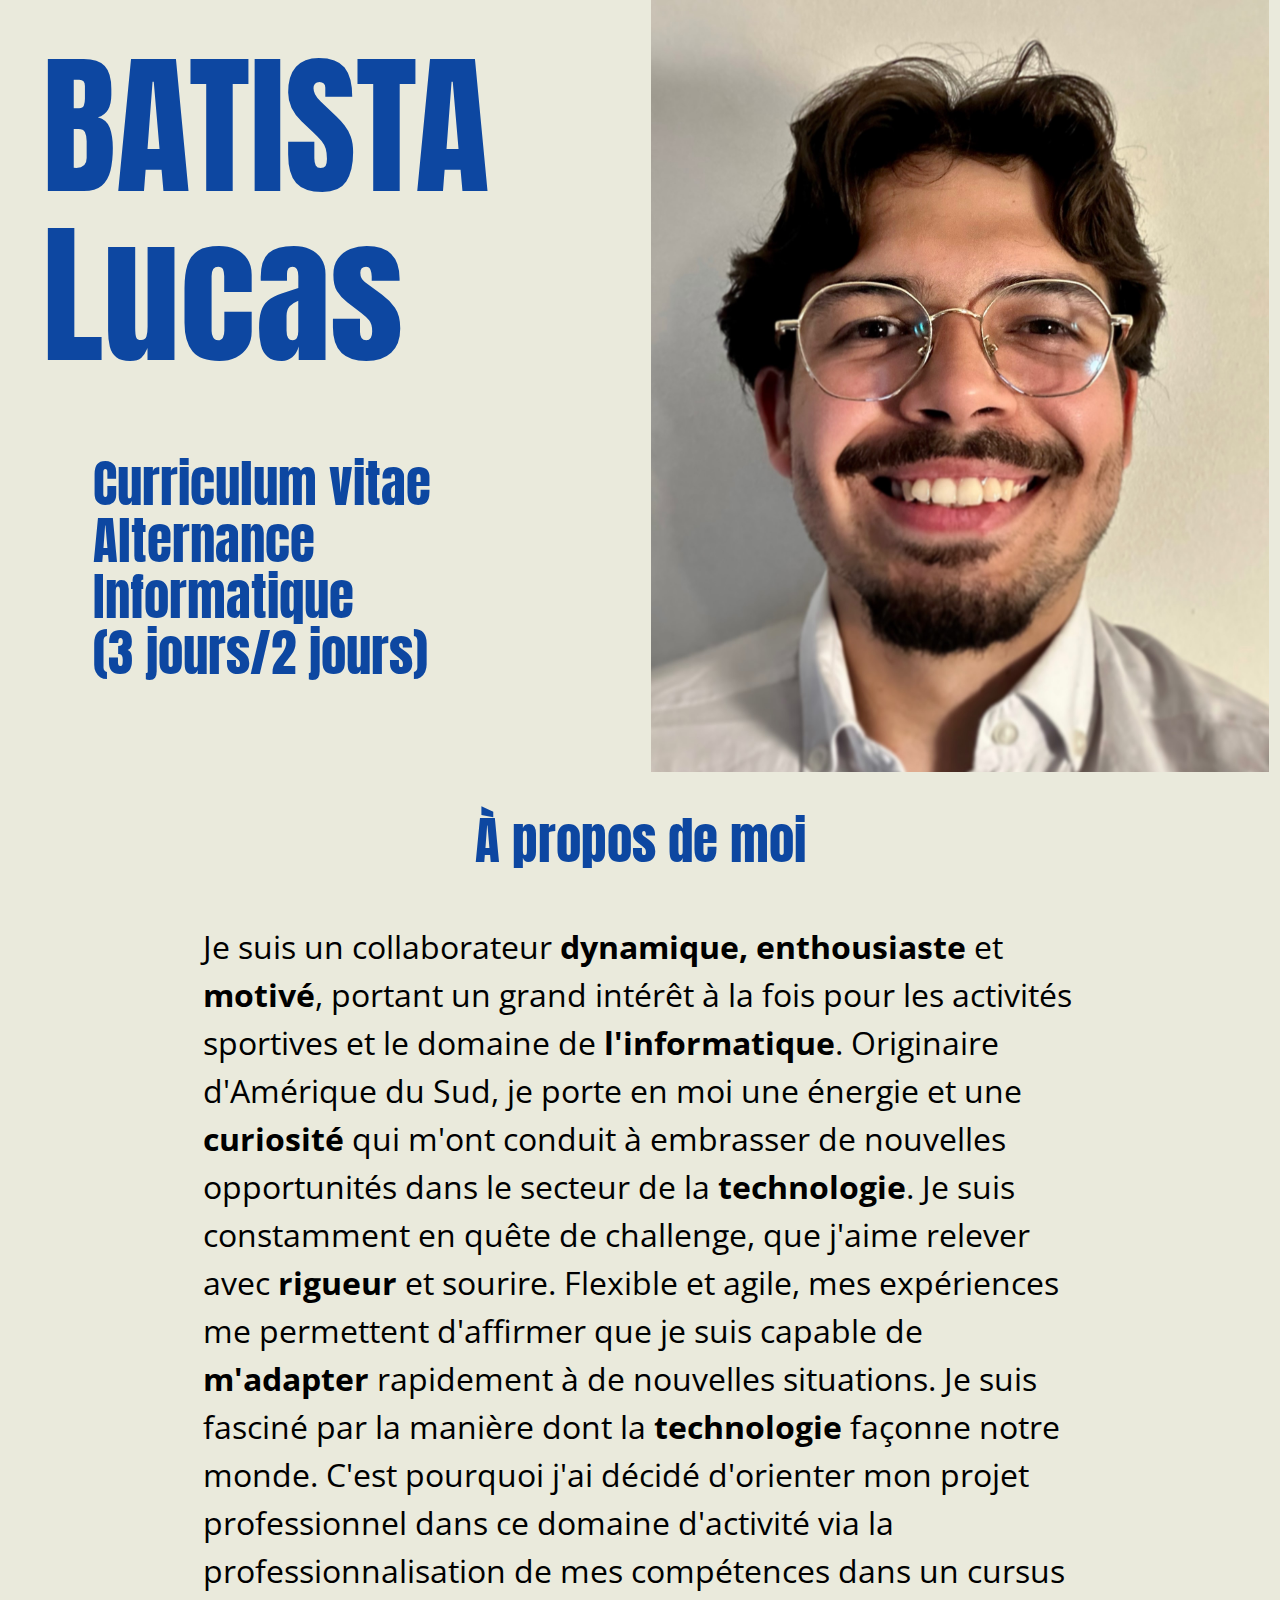
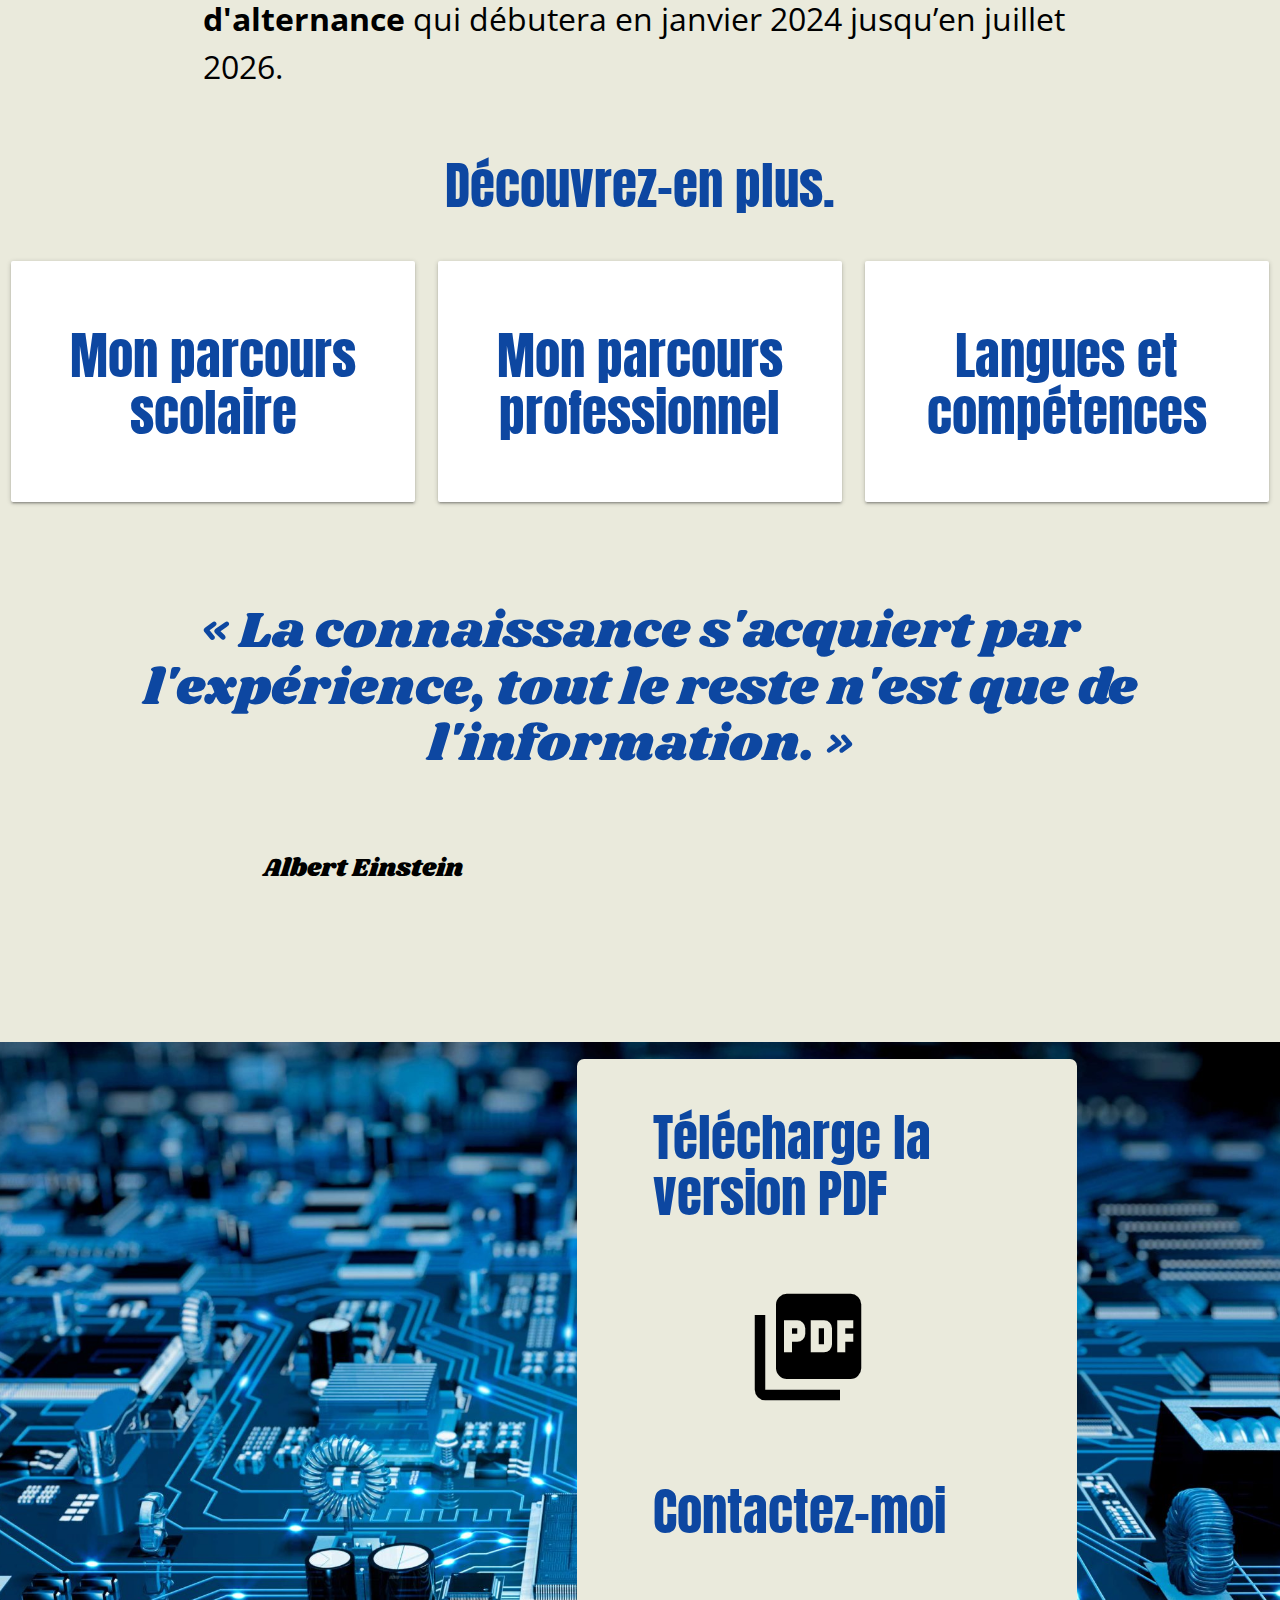
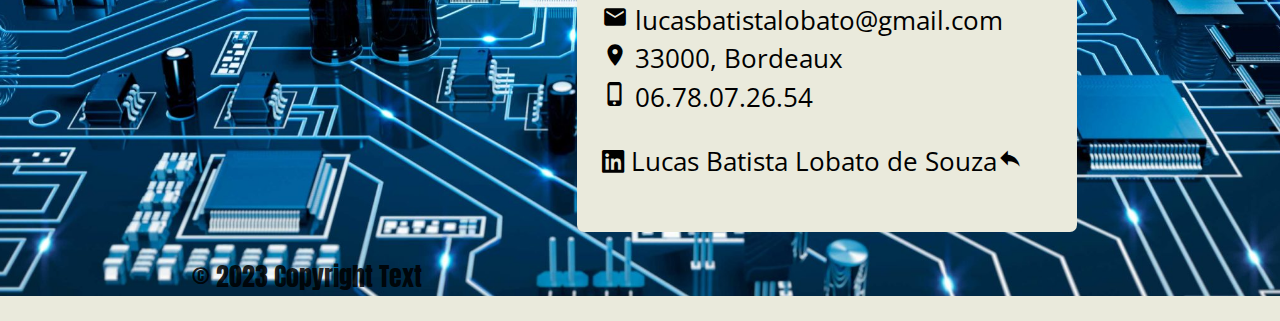
<file: index.html>
<!DOCTYPE html>
<html lang="en">
  <head>
    <meta charset="UTF-8" />
    <meta name="viewport" content="width=device-width, initial-scale=1.0" />
    <link href="https://fonts.googleapis.com/css2?family=Anton&display=swap" rel="stylesheet">
    <link href="https://fonts.googleapis.com/css2?family=Open+Sans:wght@400&display=swap" rel="stylesheet">
    <link rel="stylesheet" href="https://cdnjs.cloudflare.com/ajax/libs/materialize/1.0.0/css/materialize.min.css"/>
    <script src="https://cdnjs.cloudflare.com/ajax/libs/materialize/1.0.0/js/materialize.min.js"></script>
    <link rel="stylesheet" href="https://cdnjs.cloudflare.com/ajax/libs/font-awesome/6.3.0/css/all.min.css">
    <link href="https://fonts.googleapis.com/icon?family=Material+Icons" rel="stylesheet">
    <link href="https://fonts.googleapis.com/css2?family=Shrikhand&display=swap" rel="stylesheet">
    <link rel="stylesheet" href="styles.css">
    <title>BATISTA Lucas</title>
  </head>

<body>
    <header class="titre">
        <div class="row">
            <div class="card-content">
                <div class="col s12 m6">
                    <h1 class=" blue-text text-darken-4">BATISTA Lucas</h1>
                    <div class="alternance">
                        <h5 class=" blue-text text-darken-4 valign-wrapper">Curriculum vitae<br>Alternance Informatique <br>(3 jours/2 jours)</h5>       
                    </div>
                </div>
            </div>
            <div class="col s12  m6 card-content large">
                <img class="responsive-img" src="./img/photocv.jpg" alt="" >
            </div>
        </div>
    </header>
    <div class="container">
        <div class="row">
            <h2 class=" blue-text text-darken-4 center-align" style="font-size: 4vw;" >À propos de moi</h2>
            <div class=" col s12">
                <div class="card-content black-text">
                    <p class="flow-text" style="font-size: 2.5vw;">Je suis un collaborateur <b>dynamique, enthousiaste</b> et <b>motivé</b>, portant un grand intérêt à la fois pour les activités sportives et le domaine de <b>l'informatique</b>. Originaire d'Amérique du Sud, je porte en moi une énergie et une <b>curiosité</b> qui m'ont conduit à embrasser de nouvelles opportunités dans le secteur de la <b>technologie</b>. Je suis constamment en quête de  challenge, que j'aime relever avec <b>rigueur</b> et sourire. Flexible et agile, mes expériences me permettent d'affirmer que je suis capable de <b>m'adapter</b> rapidement à de nouvelles situations. Je suis fasciné par la manière dont la <b>technologie</b> façonne notre monde. C'est pourquoi j'ai décidé d'orienter mon projet professionnel dans ce domaine d'activité via la professionnalisation de mes compétences dans un cursus <b>d'alternance </b>qui débutera en janvier 2024 jusqu’en juillet 2026.</p>
                </div>
            </div>
        </div>
    </div>
    <div class="moi">
        <div class="row">
            <h2 class=" blue-text text-darken-4 center-align" style="font-size: 4vw; margin-bottom: 3%;">Découvrez-en plus.</h2>
            <div class="col s12 m4">
                <a href="./anexe/sco.html">
                <div class="card horizontal">
                    <h5 class ="blue-text text-darken-4 center-align">Mon parcours scolaire</h5>
                </div>
            </a>
            </div>
            <div class="col s12 m4">
                <a href="./anexe/pro.html">
                <div class="card horizontal">
                    <h5 class ="blue-text text-darken-4 center-align">Mon parcours professionnel</h5>
                </div>
                </a>
            </div>
            <div class="col s12 m4">
                <a href="./anexe/lang.html">
                <div class="card horizontal">
                    <h5 class ="blue-text text-darken-4 center-align"> Langues et compétences</h5>
                </div>
                </a>
            </div>
        </div>
    </div>
    <div class="citation">
        <div class="row">
            <div class="col s12">
                <h5 class ="blue-text text-darken-4 center-align">« La connaissance s'acquiert par l'expérience, tout le reste n'est que de l'information. »</h5>
                <p class ="black-text" style="font-size: 2vw; padding-left: 20% ;">Albert Einstein</p>
            </div>
        </div>
    </div>
    <footer>
        <div class="container">
          <div class="row">
            <div class="col s12 m5"></div>
            <div class=" card-content col s12 m7">
                <div class="footcard">
                    <h5 class="blue-text text-darken-4">Télécharge la version PDF</h5>
                    <div class ="pdf" >
                        <a class="black-text center-align" href="https://1drv.ms/b/s!AgOCuPwBbVkBmlcQfc3D7JMyhv_u?e=IRSnd9"><i class="material-icons large" style="font-size: 10vw; padding-left: 30%;">picture_as_pdf</i></a>
                    </div>
                    <h5 class="blue-text text-darken-4">Contactez-moi</h5>
                        <div class="lien">
                        <a class="black-text"><i class="material-icons">mail</i> lucasbatistalobato@gmail.com</a><br>
                        <a class="black-text"><i class="material-icons">location_on</i> 33000, Bordeaux</a><br>
                        <a class="black-text"><i class="material-icons">phone_iphone</i> 06.78.07.26.54</a>
                        <a class="black-text" href="https://www.linkedin.com/in/lucas-batista-lobato-de-souza-05a6861b8/"><p><i class="fab fa-linkedin"></i> Lucas Batista Lobato de Souza<i class="material-icons">reply</i></p></a>
                        </div>
                </div>
            </div>
          </div>
        </div>
        <div class="footer-copyright">
          <div class="container">
          <p style="font-size: 2vw;">© 2023 Copyright Text</p>
          </div>
        </div>
      </footer>
</body>

</html>
</file>
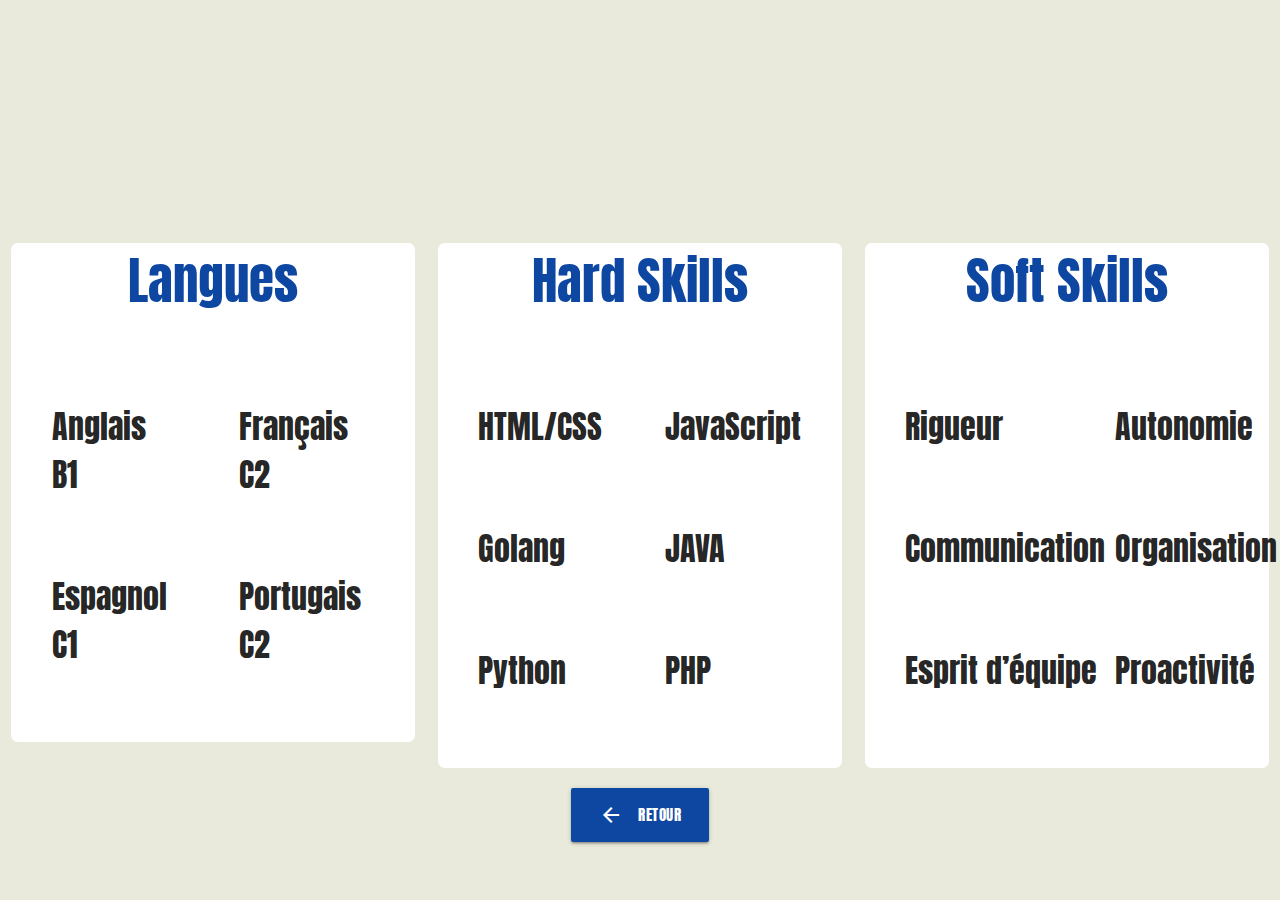
<file: anexe/lang.html>
<!DOCTYPE html>
<html lang="en">
<head>
    <meta charset="UTF-8">
    <meta name="viewport" content="width=device-width, initial-scale=1.0">
    <link href="https://fonts.googleapis.com/css2?family=Anton&display=swap" rel="stylesheet">
    <link rel="stylesheet" href="https://cdnjs.cloudflare.com/ajax/libs/materialize/1.0.0/css/materialize.min.css"/>
    <link rel="stylesheet" href="https://cdnjs.cloudflare.com/ajax/libs/font-awesome/6.3.0/css/all.min.css">
    <link href="https://fonts.googleapis.com/icon?family=Material+Icons" rel="stylesheet">
    <meta name="viewport" content="width=device-width, initial-scale=1.0">
    <link rel="stylesheet" href="anexe.css">
    <title>Langues et compétences</title>
</head>
<body>
    <div class="row" style="padding-top: 15%;">   
        <div class="col s12 m4">
            <div class="card-content white" style="border-radius: 7px;">
                <p class="blue-text text-darken-4 center-align" style="font-size: 4vw;">Langues</p>
                <div class="langues">
                    <p>Anglais<br>B1</p>
                    <p>Français<br>C2</p>
                    <p>Espagnol<br>C1</p>
                    <p>Portugais<br>C2</p>
                </div>
            </div>
        </div>
        <div class="col s12 m4">
            <div class="card-content white" style="border-radius: 7px;">
                <p class="blue-text text-darken-4 center-align" style="font-size: 4vw;">Hard Skills</p>
                <div class="hardskills">
                    <p>HTML/CSS</p>
                    <p>JavaScript</p>
                    <p>Golang</p>
                    <p>JAVA</p>
                    <p>Python</p>
                    <p>PHP</p>
                </div>
            </div>
        </div>
        <div class="col s12 m4">
            <div class="card-content white" style="border-radius: 7px;">
                <p class="blue-text text-darken-4 center-align" style="font-size: 4vw;">Soft Skills</p>
                <div class="softskills">
                    <p>Rigueur</p>
                    <p>Autonomie</p>
                    <p>Communication</p>
                    <p>Organisation</p>
                    <p>Esprit d’équipe</p>
                    <p>Proactivité</p>
                </div>
            </div>
        </div>
    </div>
    <div class="row">
        <div class="col s12 center-align">
            <a href="../index.html" class="waves-effect waves-light btn-large blue darken-4"><i class="material-icons left">arrow_back</i>retour</a>
        </div>
    </div>
</body>
</html>
</file>
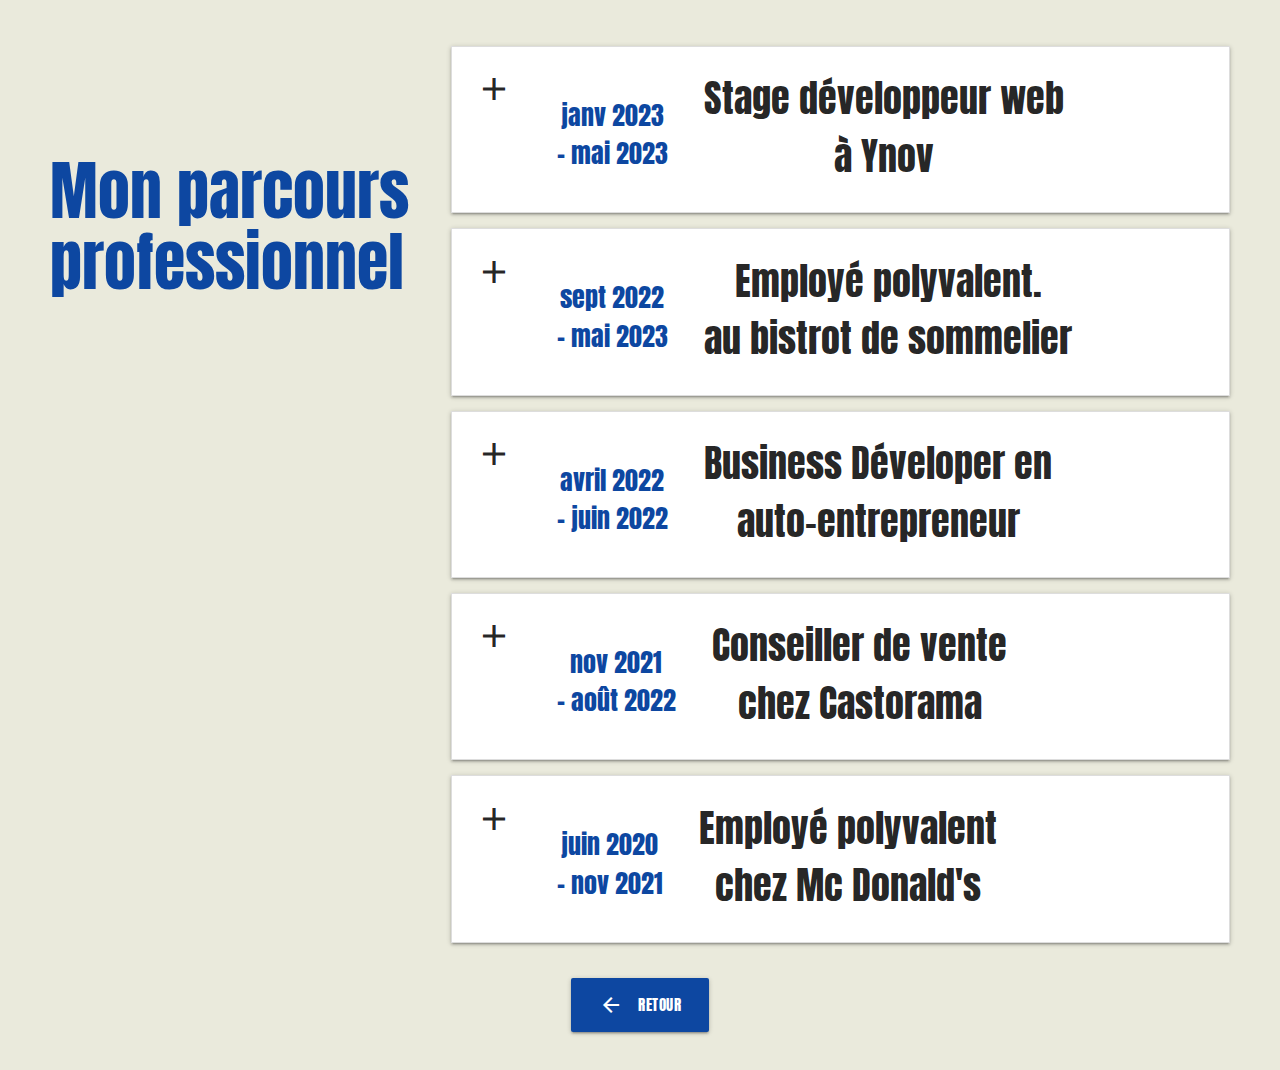
<file: anexe/pro.html>
<!DOCTYPE html>
<html lang="en">
<head>
    <meta charset="UTF-8">
    <meta name="viewport" content="width=device-width, initial-scale=1.0">
    <link href="https://fonts.googleapis.com/css2?family=Anton&display=swap" rel="stylesheet">
    <link href="https://fonts.googleapis.com/css2?family=Open+Sans:wght@400&display=swap" rel="stylesheet">
    <link rel="stylesheet" href="https://cdnjs.cloudflare.com/ajax/libs/materialize/1.0.0/css/materialize.min.css"/>
    <script src="https://cdnjs.cloudflare.com/ajax/libs/materialize/1.0.0/js/materialize.min.js"></script>
    <link rel="stylesheet" href="https://cdnjs.cloudflare.com/ajax/libs/font-awesome/6.3.0/css/all.min.css">
    <link href="https://fonts.googleapis.com/icon?family=Material+Icons" rel="stylesheet">
    <meta name="viewport" content="width=device-width, initial-scale=1.0">
    <link rel="stylesheet" href="anexe.css">
    <title>Mon parcours professionnel</title>
</head>
<body style="margin: 3%;">
    <div class="row">
        <div class="col s12 m4">
            <h1 class=" blue-text text-darken-4">Mon parcours professionnel</h1>
        </div>
        <div class="col s12 m8 center-align">
            
                <ul class="collapsible">
                    <li>
                        <div class="collapsible-header" style="padding: 3%;"><i class="material-icons" style="font-size: 3vw;">add</i><p class="blue-text text-darken-4" style="font-size: 2vw; padding-right: 5%; padding-left: 5%;">janv 2023 <br> - mai 2023</p><span style="font-size: 3vw; padding-bottom: 3%;">Stage développeur web <br> à Ynov</span></div>
                        <div class="collapsible-body"><p class="flow-text" style="font-size: 1.8vw;">J'ai participé à la création d'un site web dynamique pour 'La Course Du Petit Prince', 
                            mettant en avant une bonne esthétique grâce à une maîtrise en HTML/CSS.
                            Travaillant en équipe, nous avons assuré une expérience utilisateur optimale sur les dispositifs.</p></div>
                    </li>
                </ul>
                <ul class="collapsible">
                    <li>
                        <div class="collapsible-header" style="padding: 3%;"><i class="material-icons" style="font-size: 3vw;">add</i><p class="blue-text text-darken-4" style="font-size: 2vw; padding-right: 5%; padding-left: 5%;">sept 2022 <br> - mai 2023</p><span style="font-size: 3vw; padding-bottom: 3%;">Employé polyvalent. <br>au bistrot de sommelier</span></div>
                        <div class="collapsible-body"><p class="flow-text" style="font-size: 1.8vw;">En tant qu'étudiant, j'ai géré avec rigueur la plonge et le nettoyage de la cuisine, 
                            maintenant des standards d'hygiène impeccables. De plus, j'ai été polyvalent,
                            en offrant un service en salle chaleureux et accueillant, renforçant ainsi la satisfaction client.</p></div>
                    </li>
                </ul>
                <ul class="collapsible">
                    <li>
                        <div class="collapsible-header" style="padding: 3%;"><i class="material-icons" style="font-size: 3vw;">add</i><p class="blue-text text-darken-4" style="font-size: 2vw; padding-right: 5%; padding-left: 5%;">avril 2022 <br> - juin 2022</p><span style="font-size: 3vw; padding-bottom: 3%;">Business Déveloper en <br> auto-entrepreneur</span></div>
                        <div class="collapsible-body"><p class="flow-text" style="font-size: 1.8vw;">En tant que commercial terrain, j'ai joué un rôle essentiel dans le développement de l'application Epicery. 
                            Ma capacité à diriger une équipe a également été 
                            déterminante dans la réalisation de nos objectifs.</p></div>
                    </li>
                </ul>
                <ul class="collapsible">
                    <li>
                        <div class="collapsible-header" style="padding: 3%;"><i class="material-icons" style="font-size: 3vw;">add</i><p class="blue-text text-darken-4" style="font-size: 2vw; padding-right: 5%; padding-left: 5%;">nov 2021 <br> - août 2022</p><span style="font-size: 3vw; padding-bottom: 3%;">Conseiller de vente <br> chez Castorama</span></div>
                        <div class="collapsible-body"><p class="flow-text" style="font-size: 1.8vw;">En tant qu'étudiant, j'ai été chargé de réserver un accueil chaleureux et des conseils avisés aux clients,
                            en maintenant le magasin impeccable et en gérant efficacement les stock.
                            J'ai également joué un rôle clé en accompagnant les clients dans la réalisation de leurs projets,
                            renforçant ainsi leur satisfaction et fidélité.</p></div>
                    </li>
                </ul>
                <ul class="collapsible">
                    <li>
                        <div class="collapsible-header" style="padding: 3%;"><i class="material-icons" style="font-size: 3vw;">add</i><p class="blue-text text-darken-4" style="font-size: 2vw; padding-right: 5%; padding-left: 5%;">juin 2020 <br> - nov 2021</p><span style="font-size: 3vw; padding-bottom: 3%;">Employé polyvalent <br> chez Mc Donald's</span></div>
                        <div class="collapsible-body"><p class="flow-text" style="font-size: 1.8vw;">En tant que cuisinier polyvalent, hôte d'accueil et serveur, 
                            j'ai démontré un engagement constant envers la satisfaction des clients. 
                            En parallèle, j'ai veillé à la propreté et à l'entretien des locaux. 
                            Ma contribution ne s'est pas limitée à l'opérationnel : 
                            j'ai également joué un rôle clé dans la formation des nouvelles recrues 
                            et apporté un soutien précieux dans la gestion d'équipe.</p></div>
                    </li>
                </ul>
        </div>
            <script>
                document.addEventListener('DOMContentLoaded', function() {
                    var elems = document.querySelectorAll('.collapsible');
                    var instances = M.Collapsible.init(elems);
                });
            </script>                            
        </div>
    <div class="row">
        <div class="col s12 center-align">
            <a href="../index.html" class="waves-effect waves-light btn-large blue darken-4"><i class="material-icons left">arrow_back</i>retour</a>
        </div>
    </div>
</body>
</html>
</file>
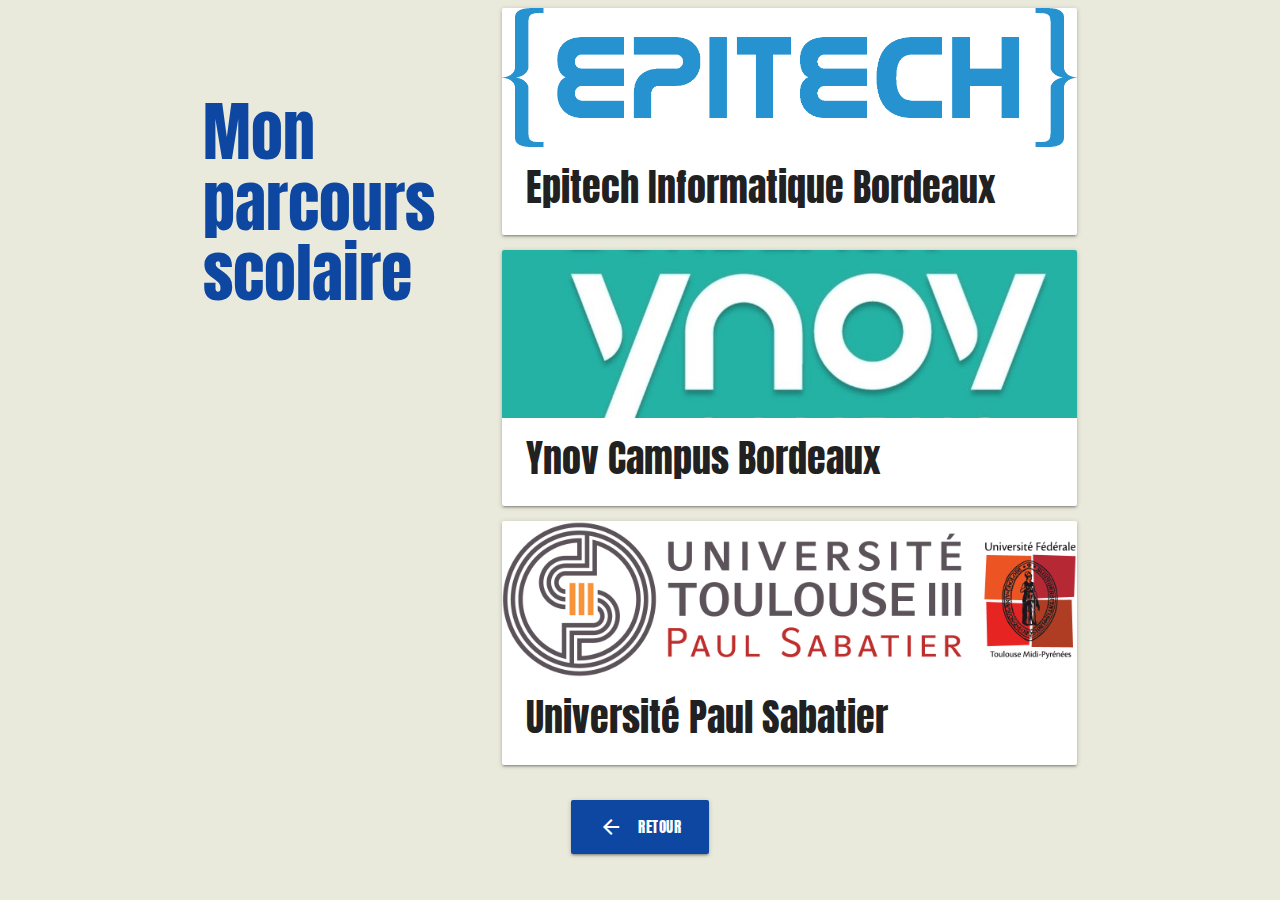
<file: anexe/sco.html>
<!DOCTYPE html>
<html lang="en">
<head>
    <meta charset="UTF-8">
    <link href="https://fonts.googleapis.com/css2?family=Anton&display=swap" rel="stylesheet">
    <link href="https://fonts.googleapis.com/css2?family=Open+Sans:wght@400&display=swap" rel="stylesheet">
    <link rel="stylesheet" href="https://cdnjs.cloudflare.com/ajax/libs/materialize/1.0.0/css/materialize.min.css"/>
    <script src="https://cdnjs.cloudflare.com/ajax/libs/materialize/1.0.0/js/materialize.min.js"></script>
    <link rel="stylesheet" href="https://cdnjs.cloudflare.com/ajax/libs/font-awesome/6.3.0/css/all.min.css">
    <link href="https://fonts.googleapis.com/icon?family=Material+Icons" rel="stylesheet">
    <meta name="viewport" content="width=device-width, initial-scale=1.0">
    <link rel="stylesheet" href="anexe.css">
    <title>Mon parcours scolaire</title>
</head>
<body>
    <div class="container">
        <div class="row">
            <div class="col s12 m4">
                <h1 class=" blue-text text-darken-4">Mon parcours scolaire</h1>
            </div>
            <div class="col s12 m8">
                <div class="card">
                    <div class="card-image waves-effect waves-block waves-light">
                      <img class="activator" src="../img/epitechlogo.png" alt="epitechlogo">
                    </div>
                    <div class="card-content">
                      <span class="card-title activator grey-text text-darken-4" style="font-size: 3vw;">Epitech Informatique Bordeaux</span>
                    </div>
                    <div class="card-reveal">
                      <span class="card-title grey-text text-darken-4">Epitech Informatique Bordeaux<i class="material-icons right">close</i></span>
                      <p class="flow-text">2023 | Pré-MSC Pro parcours Informatique.</p>
                    </div>
                </div>
                <div class="card">
                    <div class="card-image waves-effect waves-block waves-light">
                      <img class="activator" src="../img/ynovlogo1.jpg" alt="ynovlogo">
                    </div>
                    <div class="card-content">
                      <span class="card-title activator grey-text text-darken-4" style="font-size: 3vw;">Ynov Campus Bordeaux</span>
                    </div>
                    <div class="card-reveal">
                      <span class="card-title grey-text text-darken-4">Ynov Campus Bordeaux<i class="material-icons right">close</i></span>
                      <p class="flow-text">2022-2023 | Bachelor 1 informatique.</p>
                    </div>
                </div>
                <div class="card">
                    <div class="card-image waves-effect waves-block waves-light">
                      <img class="activator" src="../img/paulsablogo.png" alt="paulsablogo">
                    </div>
                    <div class="card-content">
                      <span class="card-title activator grey-text text-darken-4" style="font-size: 3vw;">Université Paul Sabatier</span>
                    </div>
                    <div class="card-reveal">
                      <span class="card-title grey-text text-darken-4">Université Paul Sabatier<i class="material-icons right">close</i></span>
                      <p class="flow-text">2019-2022 | Licence de physique.</p>
                    </div>
                </div>
            </div>
        </div>
        <div class="row">
            <div class="col s12 center-align">
                <a href="../index.html" class="waves-effect waves-light btn-large blue darken-4"><i class="material-icons left">arrow_back</i>retour</a>
            </div>
        </div>
    </div>
</body>
</html>
</file>
<file: styles.css>
body {
    font-family: 'Anton', sans-serif;
    background-color: #eaeadc;
}
.alternance {
    margin-left: 5%;
}
h1 {
    font-size: 12vw;
    margin-left: 5%;
}
h5 {
    font-size: 4vw;
    padding: 1em;
}
h4 {
    font-size: 3vw;
}
.flow-text {
    font-size: 3vw;
    font-family: 'Open Sans', sans-serif;
}
footer {
    background-image: url('./img/footerback.jpg');
    background-size: cover; 
    background-repeat: no-repeat;
    background-position: center;
}
.footcard {
    background-color: #eaeadc;
    border-radius: 7px;
    padding-left: 5%;
    padding-bottom: 5%;
}
.lien {
    font-family: 'Open Sans', sans-serif;
    font-size: 2vw;
}
.material-icons {
    font-size: 2vw; 
}
.fa {
    font-size: 2vw; 
}
.citation {
    font-family: 'Shrikhand', cursive;
    margin-bottom: 10% ;
}
.moi {
    align-items: center;
    justify-content: center;
}
</file>
<file: anexe/anexe.css>
body {
    font-family: 'Anton', sans-serif;
    background-color: #eaeadc;
}
.flow-text {
    font-size: 3vw;
    font-family: 'Open Sans', sans-serif;
}
h1 {
    font-size: 5vw;
    padding-top: 20%;

}
.collapsible-header {
    height: 13vw;
}
.langues {
    display: grid;
    grid-template-columns: 1fr 1fr ;
    grid-template-rows: 1fr 1fr;
    box-sizing: border-box;
    grid-row-gap: 10px;
    grid-column-gap: 10px;
    font-size: 2.5vw;
    padding-bottom: 10%;
    padding-left: 10%;
}
.hardskills {
    display: grid;
    grid-template-columns: 1fr 1fr ;
    grid-template-rows: 1fr 1fr 1fr ;
    box-sizing: border-box;
    grid-row-gap: 10px;
    grid-column-gap: 10px;
    font-size: 2.5vw;
    padding-bottom: 10%;
    padding-left: 10%;
}
.softskills {
    display: grid;
    grid-template-columns: 1fr 1fr ;
    grid-template-rows: 1fr 1fr  ;
    box-sizing: border-box;
    grid-row-gap: 10px;
    grid-column-gap: 10px;
    font-size:2.5vw;
    padding-bottom: 10%;
    padding-left: 10%;
}
</file>
